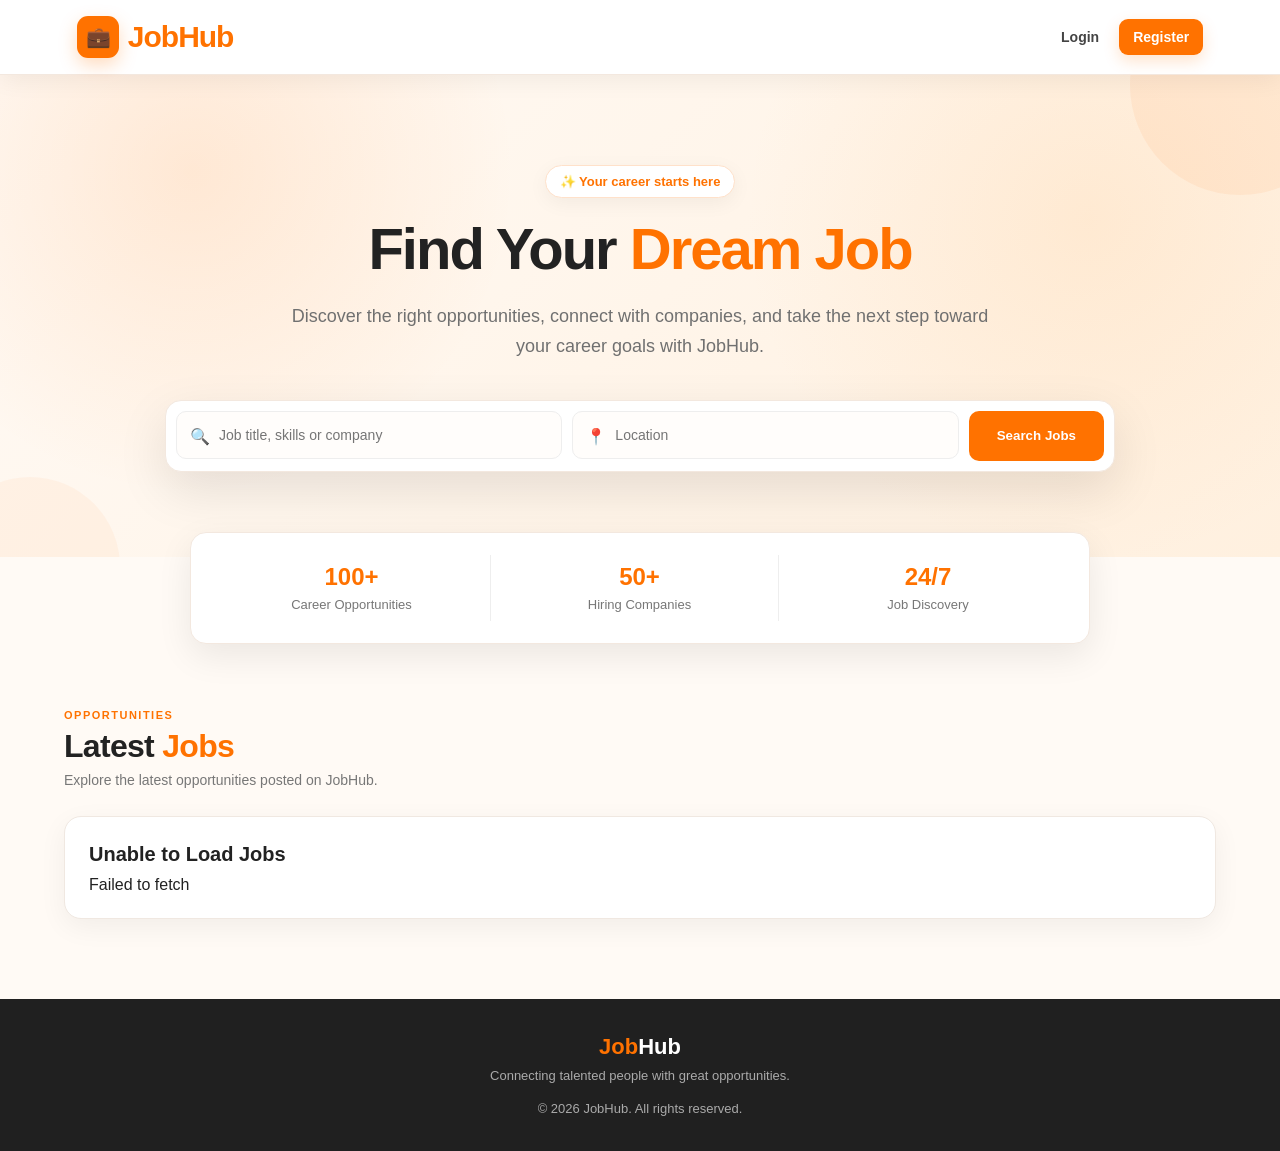
<file: client/index.html>
<!DOCTYPE html>
<html lang="en">

<head>

    <meta charset="UTF-8">

    <meta name="viewport"
          content="width=device-width, initial-scale=1.0">

    <title>JobHub - Find Your Dream Job</title>

    <style>

        /* =====================================================
           RESET
        ===================================================== */

        * {
            margin: 0;
            padding: 0;
            box-sizing: border-box;
        }


        html {
            scroll-behavior: smooth;
        }


        body {
            font-family:
                Arial,
                Helvetica,
                sans-serif;

            background: #fffaf5;
            color: #222;
            min-height: 100vh;
        }


        button,
        input,
        select {
            font-family: inherit;
        }


        /* =====================================================
           NAVBAR
        ===================================================== */

        nav {
            position: sticky;
            top: 0;
            z-index: 1000;

            width: 100%;

            background: rgba(255,255,255,.96);

            backdrop-filter: blur(12px);

            padding: 16px 6%;

            display: flex;
            align-items: center;
            justify-content: space-between;

            gap: 25px;

            border-bottom: 1px solid #f3e8df;

            box-shadow:
                0 5px 25px rgba(0,0,0,.06);
        }


        .logo {
            display: flex;
            align-items: center;
            gap: 9px;

            text-decoration: none;

            font-size: 30px;
            font-weight: 900;

            color: #ff7200;

            letter-spacing: -1px;
        }


        .logo-icon {
            width: 42px;
            height: 42px;

            display: flex;
            align-items: center;
            justify-content: center;

            background: #ff7200;
            color: white;

            border-radius: 11px;

            font-size: 20px;

            box-shadow:
                0 7px 18px rgba(255,114,0,.25);
        }


        .nav-links {
            display: flex;
            align-items: center;
            justify-content: flex-end;

            gap: 6px;

            flex-wrap: wrap;
        }


        .nav-btn {
            border: none;

            background: transparent;

            color: #444;

            padding: 10px 14px;

            border-radius: 9px;

            text-decoration: none;

            cursor: pointer;

            font-size: 14px;
            font-weight: 700;

            transition:
                .2s ease;
        }


        .nav-btn:hover {
            background: #fff0e2;
            color: #ff7200;
        }


        .primary-btn {
            background: #ff7200;
            color: white;

            box-shadow:
                0 6px 16px rgba(255,114,0,.2);
        }


        .primary-btn:hover {
            background: #e86600;
            color: white;

            transform: translateY(-1px);
        }


        .applications-btn,
        .employer-btn {
            display: none;
        }


        .logout-btn {
            display: none;

            border: none;

            background: #222;
            color: white;

            padding: 10px 15px;

            border-radius: 9px;

            font-weight: 700;

            cursor: pointer;

            transition: .2s;
        }


        .logout-btn:hover {
            background: #000;
            transform: translateY(-1px);
        }


        .user-name {
            display: none;

            color: #666;

            font-size: 13px;
            font-weight: 600;

            padding: 8px 5px;
        }


        /* =====================================================
           HERO
        ===================================================== */

        .hero {
            position: relative;

            overflow: hidden;

            padding:
                90px 6%
                85px;

            text-align: center;

            background:
                radial-gradient(
                    circle at 15% 20%,
                    rgba(255,114,0,.12),
                    transparent 28%
                ),

                radial-gradient(
                    circle at 85% 30%,
                    rgba(255,190,120,.18),
                    transparent 30%
                ),

                linear-gradient(
                    135deg,
                    #fffaf5,
                    #fff0df
                );
        }


        .hero::before {
            content: "";

            position: absolute;

            width: 220px;
            height: 220px;

            border-radius: 50%;

            background: rgba(255,114,0,.07);

            top: -100px;
            right: -70px;
        }


        .hero::after {
            content: "";

            position: absolute;

            width: 180px;
            height: 180px;

            border-radius: 50%;

            background: rgba(255,114,0,.05);

            bottom: -100px;
            left: -60px;
        }


        .hero-content {
            position: relative;
            z-index: 2;

            max-width: 950px;

            margin: auto;
        }


        .hero-badge {
            display: inline-flex;

            align-items: center;
            gap: 8px;

            background: white;

            color: #ff7200;

            padding: 8px 14px;

            border-radius: 30px;

            font-size: 13px;
            font-weight: 800;

            margin-bottom: 20px;

            border: 1px solid #ffe1ca;

            box-shadow:
                0 5px 20px rgba(0,0,0,.05);
        }


        .hero h1 {
            font-size: 58px;

            line-height: 1.08;

            letter-spacing: -2px;

            margin-bottom: 20px;
        }


        .hero h1 span {
            color: #ff7200;
        }


        .hero p {
            color: #707070;

            font-size: 18px;

            line-height: 1.7;

            max-width: 700px;

            margin: auto;
        }


        /* =====================================================
           SEARCH BOX
        ===================================================== */

        .search-box {
            position: relative;
            z-index: 5;

            max-width: 950px;

            margin: 38px auto 0;

            background: white;

            padding: 10px;

            border-radius: 16px;

            display: grid;

            grid-template-columns:
                1fr
                1fr
                auto;

            gap: 10px;

            box-shadow:
                0 18px 50px rgba(0,0,0,.10);

            border: 1px solid #f3e8df;
        }


        .search-input-wrapper {
            position: relative;
        }


        .search-icon {
            position: absolute;

            left: 14px;
            top: 50%;

            transform:
                translateY(-50%);

            color: #999;

            font-size: 16px;
        }


        .search-box input {
            width: 100%;

            border: 1px solid #eee;

            background: #fffdfb;

            padding:
                15px
                15px
                15px
                42px;

            border-radius: 10px;

            outline: none;

            font-size: 14px;

            transition: .2s;
        }


        .search-box input:focus {
            border-color: #ff7200;

            background: white;

            box-shadow:
                0 0 0 3px rgba(255,114,0,.08);
        }


        .search-box button {
            border: none;

            background: #ff7200;

            color: white;

            padding: 0 28px;

            min-height: 50px;

            border-radius: 10px;

            font-weight: 800;

            cursor: pointer;

            transition: .2s;
        }


        .search-box button:hover {
            background: #e86600;

            transform: translateY(-1px);
        }


        /* =====================================================
           STATS
        ===================================================== */

        .stats {
            max-width: 900px;

            margin: -25px auto 0;

            position: relative;
            z-index: 10;

            width: 88%;

            background: white;

            border-radius: 16px;

            padding: 22px;

            display: grid;

            grid-template-columns:
                repeat(3, 1fr);

            gap: 10px;

            box-shadow:
                0 12px 35px rgba(0,0,0,.08);

            border: 1px solid #f3e8df;
        }


        .stat {
            text-align: center;

            padding: 8px;

            border-right: 1px solid #eee;
        }


        .stat:last-child {
            border-right: none;
        }


        .stat strong {
            display: block;

            font-size: 24px;

            color: #ff7200;

            margin-bottom: 4px;
        }


        .stat span {
            color: #777;

            font-size: 13px;
        }


        /* =====================================================
           JOB SECTION
        ===================================================== */

        .jobs-section {
            width: 90%;

            max-width: 1180px;

            margin:
                65px auto
                80px;
        }


        .section-header {
            display: flex;

            justify-content: space-between;
            align-items: flex-end;

            gap: 20px;

            margin-bottom: 28px;
        }


        .section-label {
            color: #ff7200;

            text-transform: uppercase;

            letter-spacing: 1.5px;

            font-size: 11px;

            font-weight: 900;

            margin-bottom: 7px;
        }


        .section-header h2 {
            font-size: 32px;

            letter-spacing: -.7px;
        }


        .section-header h2 span {
            color: #ff7200;
        }


        .section-description {
            color: #777;

            font-size: 14px;

            margin-top: 7px;
        }


        /* =====================================================
           JOB GRID
        ===================================================== */

        #jobsContainer {
            display: grid;

            grid-template-columns:
                repeat(
                    auto-fit,
                    minmax(290px, 1fr)
                );

            gap: 22px;
        }


        .job-card {
            background: white;

            border-radius: 17px;

            padding: 24px;

            border: 1px solid #f0e8e1;

            box-shadow:
                0 8px 28px rgba(0,0,0,.055);

            transition:
                transform .25s ease,
                box-shadow .25s ease,
                border-color .25s ease;

            position: relative;

            overflow: hidden;
        }


        .job-card::before {
            content: "";

            position: absolute;

            left: 0;
            top: 0;

            width: 4px;
            height: 0;

            background: #ff7200;

            transition: .25s;
        }


        .job-card:hover {
            transform:
                translateY(-6px);

            box-shadow:
                0 18px 45px rgba(0,0,0,.10);

            border-color: #ffd8bd;
        }


        .job-card:hover::before {
            height: 100%;
        }


        .job-top {
            display: flex;

            justify-content: space-between;
            align-items: center;

            gap: 12px;

            margin-bottom: 20px;
        }


        .job-icon {
            width: 46px;
            height: 46px;

            display: flex;

            align-items: center;
            justify-content: center;

            background: #fff0e2;

            border-radius: 11px;

            font-size: 21px;
        }


        .job-type {
            color: #ff7200;

            background: #fff0e2;

            padding: 7px 11px;

            border-radius: 20px;

            font-size: 11px;

            font-weight: 800;

            text-transform: capitalize;
        }


        .job-card h3 {
            font-size: 20px;

            line-height: 1.35;

            margin-bottom: 8px;
        }


        .company {
            color: #ff7200;

            font-weight: 800;

            font-size: 14px;

            margin-bottom: 11px;
        }


        .location {
            color: #777;

            font-size: 13px;

            margin-bottom: 14px;
        }


        .description {
            color: #666;

            line-height: 1.6;

            font-size: 14px;

            min-height: 67px;
        }


        .job-bottom {
            border-top: 1px solid #eee;

            margin-top: 20px;

            padding-top: 18px;

            display: flex;

            justify-content: space-between;

            align-items: center;

            gap: 12px;
        }


        .job-bottom strong {
            color: #333;

            font-size: 13px;

            max-width: 145px;
        }


        .apply-btn {
            border: none;

            background: #ff7200;

            color: white;

            padding: 10px 16px;

            border-radius: 9px;

            cursor: pointer;

            font-weight: 800;

            font-size: 13px;

            transition: .2s;

            white-space: nowrap;
        }


        .apply-btn:hover {
            background: #e86600;

            transform: translateY(-1px);

            box-shadow:
                0 6px 15px rgba(255,114,0,.2);
        }


        /* =====================================================
           LOADING
        ===================================================== */

        .loading-card {
            grid-column: 1 / -1;

            background: white;

            padding: 55px 20px;

            text-align: center;

            border-radius: 16px;

            border: 1px solid #f0e8e1;
        }


        .spinner {
            width: 38px;
            height: 38px;

            border:
                4px solid #ffe4d0;

            border-top-color:
                #ff7200;

            border-radius: 50%;

            animation:
                spin .8s linear infinite;

            margin: 0 auto 15px;
        }


        @keyframes spin {
            to {
                transform: rotate(360deg);
            }
        }


        /* =====================================================
           MODALS
        ===================================================== */

        .modal {
            display: none;

            position: fixed;

            inset: 0;

            background:
                rgba(20,15,10,.62);

            backdrop-filter:
                blur(5px);

            z-index: 2000;

            align-items: center;

            justify-content: center;

            padding: 20px;
        }


        .modal.active {
            display: flex;
        }


        .modal-box {
            background: white;

            width: 100%;

            max-width: 440px;

            border-radius: 20px;

            padding: 32px;

            position: relative;

            box-shadow:
                0 25px 80px rgba(0,0,0,.25);

            animation:
                modalIn .2s ease;
        }


        @keyframes modalIn {

            from {
                opacity: 0;
                transform: translateY(15px) scale(.98);
            }

            to {
                opacity: 1;
                transform: translateY(0) scale(1);
            }

        }


        .close {
            position: absolute;

            right: 17px;
            top: 14px;

            width: 35px;
            height: 35px;

            border: none;

            background: #f7f7f7;

            border-radius: 50%;

            font-size: 23px;

            cursor: pointer;

            color: #777;

            transition: .2s;
        }


        .close:hover {
            background: #fff0e2;
            color: #ff7200;
        }


        .modal-title {
            margin-bottom: 6px;
        }


        .modal-title span {
            color: #ff7200;
        }


        .modal-subtitle {
            color: #888;

            font-size: 13px;

            margin-bottom: 22px;

            line-height: 1.5;
        }


        .modal-box input,
        .modal-box select {
            width: 100%;

            padding: 13px 14px;

            margin-bottom: 12px;

            border:
                1px solid #ddd;

            border-radius: 9px;

            outline: none;

            font-size: 14px;

            background: #fffdfb;

            transition: .2s;
        }


        .modal-box input:focus,
        .modal-box select:focus {
            border-color: #ff7200;

            background: white;

            box-shadow:
                0 0 0 3px rgba(255,114,0,.08);
        }


        .modal-submit {
            width: 100%;

            border: none;

            background: #ff7200;

            color: white;

            padding: 13px;

            border-radius: 9px;

            cursor: pointer;

            font-weight: 800;

            font-size: 14px;

            margin-top: 3px;

            transition: .2s;
        }


        .modal-submit:hover {
            background: #e86600;
        }


        .modal-message {
            text-align: center;

            margin: 10px 0;

            font-size: 13px;

            min-height: 18px;

            line-height: 1.4;
        }


        .switch {
            text-align: center;

            margin-top: 18px;

            color: #777;

            font-size: 13px;
        }


        .switch button {
            border: none;

            background: none;

            color: #ff7200;

            font-weight: 800;

            cursor: pointer;
        }


        /* =====================================================
           FOOTER
        ===================================================== */

        footer {
            margin-top: 80px;

            background: #202020;

            color: #aaa;

            text-align: center;

            padding: 35px 20px;
        }


        footer .footer-logo {
            color: white;

            font-size: 22px;

            font-weight: 900;

            margin-bottom: 8px;
        }


        footer span {
            color: #ff7200;
        }


        footer p {
            font-size: 13px;
        }


        /* =====================================================
           TOAST
        ===================================================== */

        #toast {
            position: fixed;

            right: 25px;
            bottom: 25px;

            z-index: 5000;

            background: #222;

            color: white;

            padding: 14px 18px;

            border-radius: 10px;

            font-size: 13px;

            box-shadow:
                0 12px 30px rgba(0,0,0,.2);

            display: none;
        }


        /* =====================================================
           MOBILE
        ===================================================== */

        @media (max-width: 800px) {

            nav {
                align-items: flex-start;

                flex-direction: column;

                padding:
                    14px 5%;
            }


            .nav-links {
                width: 100%;

                justify-content: flex-start;
            }


            .hero {
                padding:
                    65px 5%
                    70px;
            }


            .hero h1 {
                font-size: 42px;

                letter-spacing: -1px;
            }


            .hero p {
                font-size: 16px;
            }


            .search-box {
                grid-template-columns: 1fr;
            }


            .search-box button {
                min-height: 48px;

                padding: 13px;
            }


            .stats {
                width: 92%;

                grid-template-columns:
                    1fr;

                margin-top: -20px;
            }


            .stat {
                border-right: none;

                border-bottom:
                    1px solid #eee;
            }


            .stat:last-child {
                border-bottom: none;
            }


            .jobs-section {
                width: 92%;

                margin-top: 50px;
            }


            .section-header {
                align-items: flex-start;

                flex-direction: column;
            }

        }


        @media (max-width: 500px) {

            .logo {
                font-size: 25px;
            }


            .logo-icon {
                width: 37px;
                height: 37px;
            }


            .nav-links {
                gap: 3px;
            }


            .nav-btn {
                padding:
                    8px 9px;

                font-size: 12px;
            }


            .hero h1 {
                font-size: 35px;
            }


            .modal-box {
                padding: 26px 20px;
            }


            #toast {
                left: 15px;
                right: 15px;

                bottom: 15px;

                text-align: center;
            }

        }

    </style>

</head>


<body>


<!-- =====================================================
     NAVBAR
===================================================== -->

<nav>

    <a
        href="index.html"
        class="logo">

        <span class="logo-icon">
            💼
        </span>

        JobHub

    </a>


    <div class="nav-links">


        <span
            id="userName"
            class="user-name">
        </span>


        <a
            href="applications.html"
            id="applicationsButton"
            class="nav-btn applications-btn">

            My Applications

        </a>


        <a
            href="employer.html"
            id="employerButton"
            class="nav-btn employer-btn">

            Employer Dashboard

        </a>


        <button
            id="loginButton"
            class="nav-btn login-btn"
            onclick="openLogin()">

            Login

        </button>


        <button
            id="registerButton"
            class="nav-btn register-btn primary-btn"
            onclick="openRegister()">

            Register

        </button>


        <button
            id="logoutButton"
            class="logout-btn"
            onclick="logoutUser()">

            Logout

        </button>

    </div>

</nav>


<!-- =====================================================
     HERO
===================================================== -->

<section class="hero">

    <div class="hero-content">


        <div class="hero-badge">

            ✨
            Your career starts here

        </div>


        <h1>

            Find Your
            <span>Dream Job</span>

        </h1>


        <p>

            Discover the right opportunities, connect with
            companies, and take the next step toward your
            career goals with JobHub.

        </p>


        <div class="search-box">


            <div class="search-input-wrapper">

                <span class="search-icon">
                    🔍
                </span>

                <input
                    id="searchInput"
                    type="text"
                    placeholder="Job title, skills or company">

            </div>


            <div class="search-input-wrapper">

                <span class="search-icon">
                    📍
                </span>

                <input
                    id="locationInput"
                    type="text"
                    placeholder="Location">

            </div>


            <button
                onclick="searchJobs()">

                Search Jobs

            </button>

        </div>

    </div>

</section>


<!-- =====================================================
     STATS
===================================================== -->

<div class="stats">

    <div class="stat">

        <strong>
            100+
        </strong>

        <span>
            Career Opportunities
        </span>

    </div>


    <div class="stat">

        <strong>
            50+
        </strong>

        <span>
            Hiring Companies
        </span>

    </div>


    <div class="stat">

        <strong>
            24/7
        </strong>

        <span>
            Job Discovery
        </span>

    </div>

</div>


<!-- =====================================================
     JOBS
===================================================== -->

<section class="jobs-section">


    <div class="section-header">

        <div>

            <div class="section-label">
                Opportunities
            </div>

            <h2>
                Latest
                <span>Jobs</span>
            </h2>

            <p class="section-description">
                Explore the latest opportunities posted on JobHub.
            </p>

        </div>

    </div>


    <div id="jobsContainer">

        <div class="loading-card">

            <div class="spinner"></div>

            <p>
                Loading latest jobs...
            </p>

        </div>

    </div>

</section>


<!-- =====================================================
     LOGIN MODAL
===================================================== -->

<div
    id="loginModal"
    class="modal">


    <div class="modal-box">


        <button
            class="close"
            onclick="closeModals()">

            ×

        </button>


        <h2 class="modal-title">

            Welcome to
            <span>JobHub</span>

        </h2>


        <p class="modal-subtitle">

            Login to apply for jobs and manage your account.

        </p>


        <input
            id="loginEmail"
            type="email"
            placeholder="Email address">


        <input
            id="loginPassword"
            type="password"
            placeholder="Password">


        <div
            id="loginMessage"
            class="modal-message">
        </div>


        <button
            class="modal-submit"
            onclick="login()">

            Login to JobHub

        </button>


        <div class="switch">

            Don't have an account?

            <button
                onclick="switchToRegister()">

                Create Account

            </button>

        </div>

    </div>

</div>


<!-- =====================================================
     REGISTER MODAL
===================================================== -->

<div
    id="registerModal"
    class="modal">


    <div class="modal-box">


        <button
            class="close"
            onclick="closeModals()">

            ×

        </button>


        <h2 class="modal-title">

            Create Your
            <span>Account</span>

        </h2>


        <p class="modal-subtitle">

            Join JobHub and start exploring new opportunities.

        </p>


        <input
            id="registerName"
            type="text"
            placeholder="Full name">


        <input
            id="registerEmail"
            type="email"
            placeholder="Email address">


        <input
            id="registerPassword"
            type="password"
            placeholder="Password">


        <select id="registerRole">

            <option value="job_seeker">
                Job Seeker
            </option>

            <option value="employer">
                Employer
            </option>

        </select>


        <div
            id="registerMessage"
            class="modal-message">
        </div>


        <button
            class="modal-submit"
            onclick="register()">

            Create Account

        </button>


        <div class="switch">

            Already have an account?

            <button
                onclick="switchToLogin()">

                Login

            </button>

        </div>

    </div>

</div>


<!-- =====================================================
     TOAST
===================================================== -->

<div id="toast"></div>


<!-- =====================================================
     FOOTER
===================================================== -->

<footer>

    <div class="footer-logo">
        <span>Job</span>Hub
    </div>

    <p>
        Connecting talented people with great opportunities.
    </p>

    <br>

    <p>
        © 2026 JobHub. All rights reserved.
    </p>

</footer>


<!-- =====================================================
     APP JS
===================================================== -->

<script src="js/app.js"></script>


<!-- =====================================================
     FRONTEND UI STATE
===================================================== -->

<script>

    function logoutUser() {

        localStorage.removeItem("token");

        localStorage.removeItem("access_token");

        localStorage.removeItem("user");

        updateUI(null);

        showToast("Logged out successfully.");

        setTimeout(function() {

            window.location.href = "index.html";

        }, 500);

    }


    function updateUI(user) {

        const applicationsButton =
            document.getElementById(
                "applicationsButton"
            );

        const employerButton =
            document.getElementById(
                "employerButton"
            );

        const loginButton =
            document.getElementById(
                "loginButton"
            );

        const registerButton =
            document.getElementById(
                "registerButton"
            );

        const logoutButton =
            document.getElementById(
                "logoutButton"
            );

        const userName =
            document.getElementById(
                "userName"
            );


        applicationsButton.style.display =
            "none";

        employerButton.style.display =
            "none";

        loginButton.style.display =
            "inline-block";

        registerButton.style.display =
            "inline-block";

        logoutButton.style.display =
            "none";

        userName.style.display =
            "none";


        if (!user) {
            return;
        }


        loginButton.style.display =
            "none";

        registerButton.style.display =
            "none";

        logoutButton.style.display =
            "inline-block";


        userName.textContent =
            "Hi, " +
            (user.name || "User");


        userName.style.display =
            "inline-block";


        if (
            user.role === "job_seeker" ||
            user.role === "jobseeker"
        ) {

            applicationsButton.style.display =
                "inline-block";

        }


        if (
            user.role === "employer"
        ) {

            employerButton.style.display =
                "inline-block";

        }

    }


    function showToast(message) {

        const toast =
            document.getElementById("toast");


        if (!toast) {
            return;
        }


        toast.textContent =
            message;


        toast.style.display =
            "block";


        setTimeout(function() {

            toast.style.display =
                "none";

        }, 2500);

    }


    document.addEventListener(
        "DOMContentLoaded",
        function() {

            const userData =
                localStorage.getItem("user");


            if (!userData) {

                updateUI(null);

                return;

            }


            try {

                const user =
                    JSON.parse(userData);

                updateUI(user);

            } catch (error) {

                console.error(error);

                localStorage.removeItem("user");

                localStorage.removeItem("token");

                updateUI(null);

            }

        }
    );


    document.addEventListener(
        "keydown",
        function(event) {

            if (event.key === "Escape") {

                closeModals();

            }

        }
    );


    document.addEventListener(
        "keydown",
        function(event) {

            if (
                event.key === "Enter" &&
                (
                    document.activeElement.id ===
                    "searchInput" ||

                    document.activeElement.id ===
                    "locationInput"
                )
            ) {

                searchJobs();

            }

        }
    );

</script>


</body>

</html>
</file>
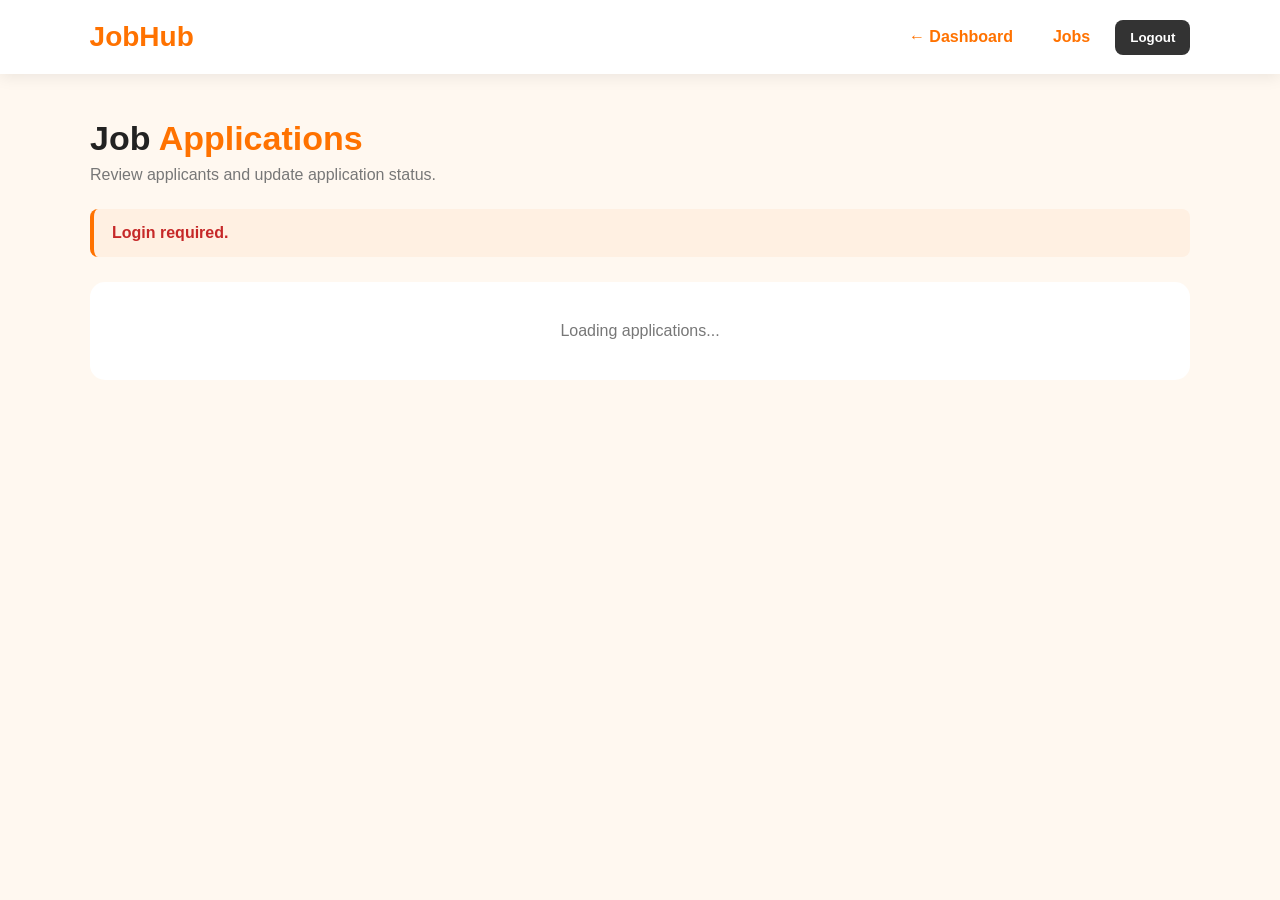
<file: client/applications.html>
<!DOCTYPE html>
<html lang="en">

<head>
    <meta charset="UTF-8">
    <meta name="viewport" content="width=device-width, initial-scale=1.0">

    <title>JobHub - Employer Applications</title>

    <style>

        * {
            margin: 0;
            padding: 0;
            box-sizing: border-box;
        }

        body {
            font-family: Arial, Helvetica, sans-serif;
            background: #fff8f0;
            color: #222;
            min-height: 100vh;
        }

        nav {
            background: white;
            padding: 18px 7%;
            display: flex;
            justify-content: space-between;
            align-items: center;
            box-shadow: 0 3px 15px rgba(0,0,0,.08);
            gap: 20px;
        }

        .logo {
            color: #ff7200;
            font-size: 28px;
            font-weight: 800;
        }

        .nav-links {
            display: flex;
            align-items: center;
            gap: 10px;
            flex-wrap: wrap;
        }

        nav a {
            color: #ff7200;
            text-decoration: none;
            font-weight: bold;
            padding: 10px 15px;
            border-radius: 8px;
        }

        nav a:hover {
            background: #fff0e2;
        }

        .logout-btn {
            border: none;
            background: #333;
            color: white;
            padding: 10px 15px;
            border-radius: 8px;
            font-weight: bold;
            cursor: pointer;
        }

        .logout-btn:hover {
            background: #111;
        }

        .container {
            width: 90%;
            max-width: 1100px;
            margin: 45px auto;
        }

        .header {
            margin-bottom: 25px;
        }

        .header h1 {
            font-size: 34px;
            margin-bottom: 8px;
        }

        .header h1 span {
            color: #ff7200;
        }

        .subtitle {
            color: #777;
        }

        .user-box {
            background: #fff0e2;
            border-left: 4px solid #ff7200;
            padding: 15px 18px;
            border-radius: 8px;
            margin-bottom: 25px;
            color: #555;
        }

        .application {
            background: white;
            padding: 25px;
            margin-bottom: 18px;
            border-radius: 15px;
            box-shadow: 0 8px 30px rgba(0,0,0,.07);
        }

        .top {
            display: flex;
            justify-content: space-between;
            gap: 20px;
            align-items: center;
        }

        .app-info h3 {
            margin-bottom: 10px;
        }

        .app-info p {
            color: #777;
            margin: 7px 0;
        }

        .status {
            padding: 8px 14px;
            border-radius: 20px;
            font-weight: bold;
            text-transform: capitalize;
            white-space: nowrap;
        }

        .pending {
            background: #fff2cc;
            color: #946200;
        }

        .reviewing {
            background: #e8f1ff;
            color: #1769aa;
        }

        .accepted {
            background: #e5f8ec;
            color: #16803c;
        }

        .rejected {
            background: #ffe7e7;
            color: #c62828;
        }

        .actions {
            margin-top: 20px;
            padding-top: 18px;
            border-top: 1px solid #eee;
            display: flex;
            gap: 10px;
            flex-wrap: wrap;
        }

        select {
            padding: 10px 14px;
            border: 1px solid #ddd;
            border-radius: 8px;
            font-size: 14px;
            background: white;
            cursor: pointer;
        }

        button {
            padding: 10px 18px;
            border: none;
            border-radius: 8px;
            background: #ff7200;
            color: white;
            font-weight: bold;
            cursor: pointer;
        }

        button:hover {
            background: #e86600;
        }

        button:disabled {
            background: #aaa;
            cursor: not-allowed;
        }

        .empty {
            background: white;
            padding: 45px;
            border-radius: 15px;
            text-align: center;
            box-shadow: 0 8px 30px rgba(0,0,0,.07);
        }

        .empty p {
            color: #777;
            margin-top: 10px;
        }

        .back-btn {
            display: inline-block;
            margin-top: 20px;
            text-decoration: none;
            background: #ff7200;
            color: white;
            padding: 12px 20px;
            border-radius: 8px;
            font-weight: bold;
        }

        .loading {
            background: white;
            padding: 40px;
            border-radius: 15px;
            text-align: center;
            color: #777;
        }

        .error {
            color: #c62828;
        }

        .success {
            color: #16803c;
        }

        @media(max-width:650px) {

            nav {
                padding: 15px 5%;
                align-items: flex-start;
                flex-direction: column;
            }

            .nav-links {
                width: 100%;
            }

            .container {
                width: 92%;
            }

            .top {
                flex-direction: column;
                align-items: flex-start;
            }

            .status {
                align-self: flex-start;
            }

        }

    </style>

</head>


<body>


<nav>

    <div class="logo">
        JobHub
    </div>

    <div class="nav-links">

        <a href="employer.html">
            ← Dashboard
        </a>

        <a href="index.html">
            Jobs
        </a>

        <button
            class="logout-btn"
            onclick="logout()">

            Logout

        </button>

    </div>

</nav>


<div class="container">

    <div class="header">

        <h1>
            Job <span>Applications</span>
        </h1>

        <p class="subtitle">
            Review applicants and update application status.
        </p>

    </div>


    <div
        id="userBox"
        class="user-box">

        Checking employer account...

    </div>


    <div id="applications">

        <div class="loading">
            Loading applications...
        </div>

    </div>

</div>


<script>


// ======================================================
// API
// ======================================================

const API_URL = "http://127.0.0.1:8000";


// ======================================================
// AUTH
// ======================================================

function getToken() {

    return localStorage.getItem("token");

}


function getUser() {

    const data =
        localStorage.getItem("user");

    if (!data) {
        return null;
    }

    try {

        return JSON.parse(data);

    } catch (error) {

        console.error(
            "Invalid user data",
            error
        );

        return null;

    }

}


// ======================================================
// LOGOUT
// ======================================================

function logout() {

    localStorage.removeItem("token");

    localStorage.removeItem("access_token");

    localStorage.removeItem("user");

    window.location.href = "index.html";

}


// ======================================================
// CHECK EMPLOYER
// ======================================================

function checkEmployer() {

    const token = getToken();

    const user = getUser();

    const userBox =
        document.getElementById("userBox");


    if (!token || !user) {

        userBox.innerHTML = `
            <strong class="error">
                Login required.
            </strong>
        `;

        setTimeout(function() {

            window.location.href =
                "index.html";

        }, 1000);

        return false;
    }


    if (user.role !== "employer") {

        userBox.innerHTML = `
            <strong class="error">
                Only employers can access this page.
            </strong>
        `;

        setTimeout(function() {

            window.location.href =
                "index.html";

        }, 1000);

        return false;
    }


    userBox.innerHTML = `

        <strong>
            Employer: ${escapeHTML(user.name)}
        </strong>

        <br>

        <span>
            ${escapeHTML(user.email)}
        </span>

    `;


    return true;

}


// ======================================================
// LOAD APPLICATIONS
// ======================================================

async function loadApplications() {

    const container =
        document.getElementById(
            "applications"
        );


    if (!checkEmployer()) {
        return;
    }


    const token = getToken();


    container.innerHTML = `

        <div class="loading">
            Loading applications...
        </div>

    `;


    try {

        const response =
            await fetch(
                `${API_URL}/applications`,
                {
                    method: "GET",

                    headers: {
                        "Authorization":
                            `Bearer ${token}`,

                        "Content-Type":
                            "application/json"
                    }
                }
            );


        let data;


        try {

            data =
                await response.json();

        } catch {

            data = {
                detail:
                    "Invalid response from server."
            };

        }


        // ==================================================
        // AUTH ERROR
        // ==================================================

        if (
            response.status === 401 ||
            response.status === 403
        ) {

            alert(
                data.detail ||
                "Employer session expired."
            );

            logout();

            return;
        }


        // ==================================================
        // OTHER ERROR
        // ==================================================

        if (!response.ok) {

            throw new Error(
                data.detail ||
                "Unable to load applications."
            );

        }


        // ==================================================
        // EMPTY
        // ==================================================

        if (
            !Array.isArray(data) ||
            data.length === 0
        ) {

            container.innerHTML = `

                <div class="empty">

                    <h2>
                        No Applications Yet
                    </h2>

                    <p>
                        No one has applied for your jobs yet.
                    </p>

                    <a
                        href="employer.html"
                        class="back-btn">

                        Back to Dashboard

                    </a>

                </div>

            `;

            return;
        }


        // ==================================================
        // DISPLAY APPLICATIONS
        // ==================================================

        container.innerHTML = "";


        data.forEach(function(application) {

            const card =
                document.createElement("div");


            card.className =
                "application";


            const status =
                application.status ||
                "pending";


            const safeStatus =
                escapeHTML(status);


            card.innerHTML = `

                <div class="top">

                    <div class="app-info">

                        <h3>
                            Application #${application.id}
                        </h3>

                        <p>
                            <strong>
                                Job ID:
                            </strong>

                            ${application.job_id}
                        </p>

                        <p>
                            <strong>
                                Applicant ID:
                            </strong>

                            ${application.user_id}
                        </p>

                    </div>


                    <span
                        class="status ${safeStatus}">

                        ${safeStatus}

                    </span>

                </div>


                <div class="actions">

                    <select
                        id="status-${application.id}">

                        <option
                            value="pending"
                            ${status === "pending" ? "selected" : ""}>

                            Pending

                        </option>

                        <option
                            value="reviewing"
                            ${status === "reviewing" ? "selected" : ""}>

                            Reviewing

                        </option>

                        <option
                            value="accepted"
                            ${status === "accepted" ? "selected" : ""}>

                            Accepted

                        </option>

                        <option
                            value="rejected"
                            ${status === "rejected" ? "selected" : ""}>

                            Rejected

                        </option>

                    </select>


                    <button
                        id="update-${application.id}"
                        onclick="updateStatus(${application.id})">

                        Update Status

                    </button>

                </div>

            `;


            container.appendChild(card);

        });

    } catch (error) {

        console.error(error);


        container.innerHTML = `

            <div class="empty">

                <h2 class="error">
                    Unable to Load Applications
                </h2>

                <p>
                    ${escapeHTML(error.message)}
                </p>

                <a
                    href="employer.html"
                    class="back-btn">

                    Back to Dashboard

                </a>

            </div>

        `;

    }

}


// ======================================================
// UPDATE APPLICATION STATUS
// ======================================================

async function updateStatus(applicationId) {

    const select =
        document.getElementById(
            `status-${applicationId}`
        );


    const button =
        document.getElementById(
            `update-${applicationId}`
        );


    if (!select || !button) {
        return;
    }


    const token =
        getToken();


    if (!token) {

        alert(
            "Please login again."
        );

        logout();

        return;
    }


    const status =
        select.value;


    button.disabled = true;

    button.textContent =
        "Updating...";


    try {

        const response =
            await fetch(

                `${API_URL}/applications/${applicationId}/status?status=${encodeURIComponent(status)}`,

                {
                    method: "PUT",

                    headers: {

                        "Authorization":
                            `Bearer ${token}`,

                        "Content-Type":
                            "application/json"

                    }
                }

            );


        let data;


        try {

            data =
                await response.json();

        } catch {

            data = {};

        }


        if (
            response.status === 401 ||
            response.status === 403
        ) {

            alert(
                data.detail ||
                "Employer session expired."
            );

            logout();

            return;
        }


        if (!response.ok) {

            alert(
                data.detail ||
                "Unable to update application status."
            );

            return;
        }


        alert(
            "Application status updated successfully! ✅"
        );


        await loadApplications();


    } catch (error) {

        console.error(error);

        alert(
            "Cannot connect to JobHub backend."
        );

    } finally {

        button.disabled = false;

        button.textContent =
            "Update Status";

    }

}


// ======================================================
// ESCAPE HTML
// ======================================================

function escapeHTML(value) {

    if (
        value === null ||
        value === undefined
    ) {

        return "";

    }


    return String(value)

        .replace(/&/g, "&amp;")

        .replace(/</g, "&lt;")

        .replace(/>/g, "&gt;")

        .replace(/"/g, "&quot;")

        .replace(/'/g, "&#039;");

}


// ======================================================
// START
// ======================================================

document.addEventListener(
    "DOMContentLoaded",
    function() {

        loadApplications();

    }
);

</script>


</body>

</html>
</file>
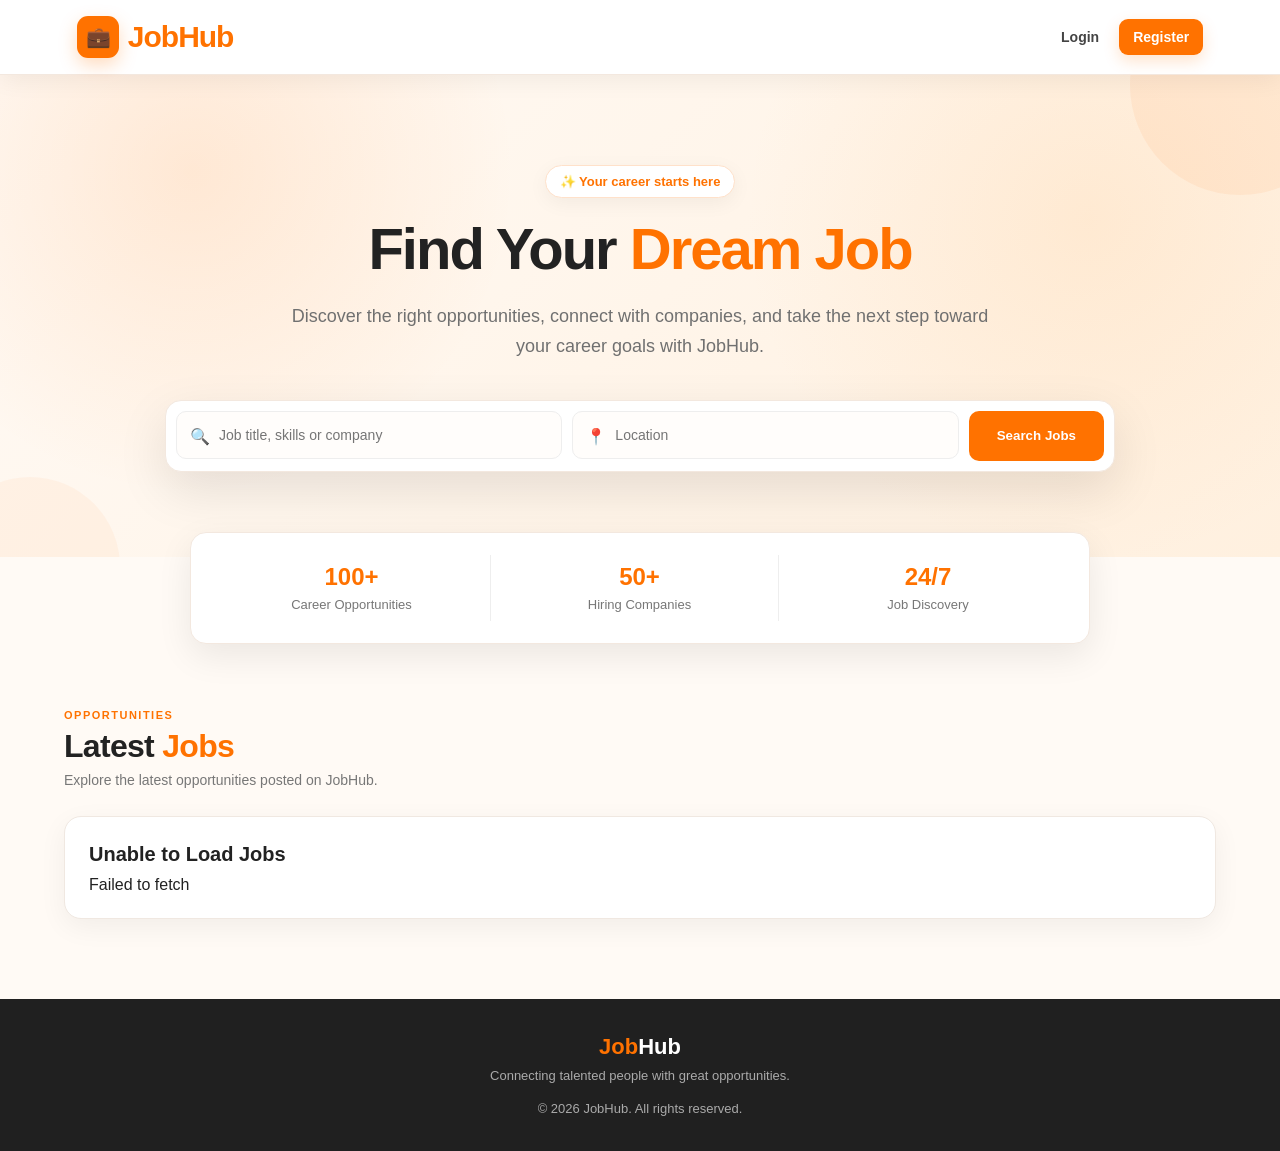
<file: client/employer-applications.html>
<!DOCTYPE html>
<html lang="en">

<head>

    <meta charset="UTF-8">
    <meta name="viewport" content="width=device-width, initial-scale=1.0">

    <title>JobHub - Employer Applications</title>

    <style>

        * {
            margin: 0;
            padding: 0;
            box-sizing: border-box;
        }

        body {
            font-family: Arial, Helvetica, sans-serif;
            background: #fff8f0;
            color: #222;
            min-height: 100vh;
        }

        /* ================= NAVBAR ================= */

        nav {
            background: white;
            padding: 18px 7%;
            display: flex;
            justify-content: space-between;
            align-items: center;
            box-shadow: 0 3px 15px rgba(0,0,0,.08);
            gap: 20px;
        }

        .logo {
            color: #ff7200;
            font-size: 28px;
            font-weight: 800;
        }

        .nav-links {
            display: flex;
            align-items: center;
            gap: 10px;
            flex-wrap: wrap;
        }

        nav a {
            color: #ff7200;
            text-decoration: none;
            font-weight: bold;
            padding: 10px 15px;
            border-radius: 8px;
        }

        nav a:hover {
            background: #fff0e2;
        }

        .logout-btn {
            border: none;
            background: #ff7200;
            color: white;
            padding: 10px 15px;
            border-radius: 8px;
            font-weight: bold;
            cursor: pointer;
        }

        .logout-btn:hover {
            background: #e86600;
        }

        /* ================= CONTAINER ================= */

        .container {
            width: 90%;
            max-width: 1100px;
            margin: 45px auto;
        }

        .header {
            margin-bottom: 25px;
        }

        .header h1 {
            font-size: 34px;
            margin-bottom: 8px;
        }

        .header h1 span {
            color: #ff7200;
        }

        .subtitle {
            color: #777;
        }

        /* ================= USER ================= */

        .user-box {
            background: #fff0e2;
            border-left: 4px solid #ff7200;
            padding: 15px 18px;
            border-radius: 8px;
            margin-bottom: 25px;
            color: #555;
        }

        /* ================= APPLICATION ================= */

        .application {
            background: white;
            padding: 25px;
            margin-bottom: 18px;
            border-radius: 15px;
            box-shadow: 0 8px 30px rgba(0,0,0,.07);
        }

        .top {
            display: flex;
            justify-content: space-between;
            gap: 20px;
            align-items: center;
        }

        .app-info h3 {
            margin-bottom: 8px;
        }

        .app-info p {
            color: #777;
            margin: 6px 0;
        }

        /* ================= STATUS ================= */

        .status {
            padding: 8px 14px;
            border-radius: 20px;
            font-weight: bold;
            text-transform: capitalize;
            white-space: nowrap;
        }

        .pending {
            background: #fff2cc;
            color: #946200;
        }

        .reviewing {
            background: #e8f1ff;
            color: #1769aa;
        }

        .accepted {
            background: #e5f8ec;
            color: #16803c;
        }

        .rejected {
            background: #ffe7e7;
            color: #c62828;
        }

        /* ================= ACTIONS ================= */

        .actions {
            margin-top: 20px;
            padding-top: 18px;
            border-top: 1px solid #eee;
            display: flex;
            gap: 10px;
            flex-wrap: wrap;
        }

        select {
            padding: 10px 14px;
            border: 1px solid #ddd;
            border-radius: 8px;
            font-size: 14px;
            background: white;
        }

        button {
            padding: 10px 18px;
            border: none;
            border-radius: 8px;
            background: #ff7200;
            color: white;
            font-weight: bold;
            cursor: pointer;
        }

        button:hover {
            background: #e86600;
        }

        button:disabled {
            background: #aaa;
            cursor: not-allowed;
        }

        /* ================= EMPTY ================= */

        .empty {
            background: white;
            padding: 45px;
            border-radius: 15px;
            text-align: center;
            box-shadow: 0 8px 30px rgba(0,0,0,.07);
        }

        .empty p {
            color: #777;
            margin-top: 10px;
        }

        .back-btn {
            display: inline-block;
            margin-top: 20px;
            text-decoration: none;
            background: #ff7200;
            color: white;
            padding: 12px 20px;
            border-radius: 8px;
            font-weight: bold;
        }

        .back-btn:hover {
            background: #e86600;
        }

        /* ================= LOADING ================= */

        .loading {
            background: white;
            padding: 40px;
            border-radius: 15px;
            text-align: center;
            color: #777;
        }

        .error {
            color: #c62828;
        }

        /* ================= MOBILE ================= */

        @media(max-width:650px) {

            nav {
                padding: 15px 5%;
                align-items: flex-start;
                flex-direction: column;
            }

            .nav-links {
                width: 100%;
            }

            .container {
                width: 92%;
                margin: 30px auto;
            }

            .top {
                flex-direction: column;
                align-items: flex-start;
            }

            .status {
                align-self: flex-start;
            }

        }

    </style>

</head>


<body>


<!-- ================= NAVBAR ================= -->

<nav>

    <div class="logo">
        JobHub
    </div>


    <div class="nav-links">

        <a href="employer.html">
            ← Dashboard
        </a>


        <a href="index.html">
            Jobs
        </a>


        <button
            class="logout-btn"
            onclick="logout()">

            Logout

        </button>

    </div>

</nav>


<!-- ================= MAIN ================= -->

<div class="container">


    <div class="header">

        <h1>
            Job <span>Applications</span>
        </h1>

        <p class="subtitle">
            Review applicants and update application status.
        </p>

    </div>


    <!-- ================= USER ================= -->

    <div
        id="userBox"
        class="user-box">

        Checking employer account...

    </div>


    <!-- ================= APPLICATIONS ================= -->

    <div id="applications">

        <div class="loading">
            Loading applications...
        </div>

    </div>


</div>


<script>


/* ======================================================
   API
====================================================== */

const API_URL =
    "http://127.0.0.1:8000";


/* ======================================================
   GET TOKEN
====================================================== */

/*
    IMPORTANT:

    employer.html stores JWT as:

    localStorage.setItem("token", ...)

    Therefore this page also uses "token".
*/

function getToken() {

    return localStorage.getItem("token");

}


/* ======================================================
   GET USER
====================================================== */

function getUser() {

    const userData =
        localStorage.getItem("user");


    if (!userData) {

        return null;

    }


    try {

        return JSON.parse(userData);

    } catch (error) {

        console.error(
            "Invalid user data:",
            error
        );


        localStorage.removeItem("user");

        localStorage.removeItem("token");

        return null;

    }

}


/* ======================================================
   CHECK EMPLOYER
====================================================== */

function checkEmployer() {

    const userBox =
        document.getElementById("userBox");


    const token =
        getToken();


    const user =
        getUser();


    /* ================= NO LOGIN ================= */

    if (!token || !user) {

        userBox.innerHTML = `

            <strong>
                Please login first.
            </strong>

        `;


        setTimeout(function() {

            window.location.href =
                "index.html";

        }, 800);


        return false;

    }


    /* ================= WRONG ROLE ================= */

    if (
        user.role !== "employer"
    ) {

        userBox.innerHTML = `

            <strong>
                Access denied.
            </strong>

            <br>

            <span>
                Only employer accounts can access applications.
            </span>

        `;


        setTimeout(function() {

            window.location.href =
                "index.html";

        }, 1000);


        return false;

    }


    /* ================= EMPLOYER ================= */

    userBox.innerHTML = `

        <strong>
            Employer:
            ${escapeHTML(user.name)}
        </strong>

        <br>

        <span>
            ${escapeHTML(user.email)}
        </span>

    `;


    return true;

}


/* ======================================================
   LOAD APPLICATIONS
====================================================== */

async function loadApplications() {

    const container =
        document.getElementById(
            "applications"
        );


    /* ================= CHECK LOGIN ================= */

    if (!checkEmployer()) {

        return;

    }


    const token =
        getToken();


    try {

        const response =
            await fetch(
                `${API_URL}/applications`,
                {

                    method: "GET",

                    headers: {

                        "Authorization":
                            `Bearer ${token}`

                    }

                }
            );


        let applications = [];


        try {

            applications =
                await response.json();

        } catch (error) {

            applications = [];

        }


        /* ================= AUTH ERROR ================= */

        if (
            response.status === 401 ||
            response.status === 403
        ) {

            alert(
                applications.detail ||
                "Your employer session has expired."
            );


            logout();

            return;

        }


        /* ================= OTHER ERROR ================= */

        if (!response.ok) {

            throw new Error(

                applications.detail ||
                "Unable to load applications."

            );

        }


        /* ================= NO APPLICATIONS ================= */

        if (
            !Array.isArray(applications) ||
            applications.length === 0
        ) {

            container.innerHTML = `

                <div class="empty">

                    <h2>
                        No Applications Yet
                    </h2>

                    <p>
                        No one has applied for a job yet.
                    </p>

                    <a
                        href="employer.html"
                        class="back-btn">

                        Back to Dashboard

                    </a>

                </div>

            `;


            return;

        }


        /* ================= CLEAR ================= */

        container.innerHTML = "";


        /* ================= CREATE CARDS ================= */

        applications.forEach(
            function(application) {


                const card =
                    document.createElement(
                        "div"
                    );


                card.className =
                    "application";


                /* ================= SAFE STATUS ================= */

                const status =
                    application.status ||
                    "pending";


                const safeStatus =
                    escapeHTML(status);


                /* ================= CARD ================= */

                card.innerHTML = `

                    <div class="top">

                        <div class="app-info">

                            <h3>
                                Application #${escapeHTML(application.id)}
                            </h3>


                            <p>

                                <strong>
                                    Job ID:
                                </strong>

                                ${escapeHTML(application.job_id)}

                            </p>


                            <p>

                                <strong>
                                    Applicant ID:
                                </strong>

                                ${escapeHTML(application.user_id)}

                            </p>

                        </div>


                        <span
                            class="status ${safeStatus}">

                            ${safeStatus}

                        </span>

                    </div>


                    <div class="actions">


                        <select
                            id="status-${application.id}">


                            <option
                                value="pending"
                                ${status === "pending" ? "selected" : ""}>

                                Pending

                            </option>


                            <option
                                value="reviewing"
                                ${status === "reviewing" ? "selected" : ""}>

                                Reviewing

                            </option>


                            <option
                                value="accepted"
                                ${status === "accepted" ? "selected" : ""}>

                                Accepted

                            </option>


                            <option
                                value="rejected"
                                ${status === "rejected" ? "selected" : ""}>

                                Rejected

                            </option>


                        </select>


                        <button
                            id="update-${application.id}"
                            onclick="updateStatus(${application.id})">

                            Update Status

                        </button>


                    </div>

                `;


                container.appendChild(card);

            }
        );


    } catch (error) {

        console.error(
            "Load applications error:",
            error
        );


        container.innerHTML = `

            <div class="empty">

                <h2 class="error">
                    Unable to Load Applications
                </h2>


                <p>
                    ${escapeHTML(error.message)}
                </p>


                <a
                    href="employer.html"
                    class="back-btn">

                    Back to Dashboard

                </a>

            </div>

        `;

    }

}


/* ======================================================
   UPDATE APPLICATION STATUS
====================================================== */

async function updateStatus(
    applicationId
) {


    const select =
        document.getElementById(
            `status-${applicationId}`
        );


    const button =
        document.getElementById(
            `update-${applicationId}`
        );


    if (!select || !button) {

        return;

    }


    const token =
        getToken();


    if (!token) {

        alert(
            "Your login session has expired."
        );


        logout();

        return;

    }


    const status =
        select.value;


    button.disabled =
        true;


    button.textContent =
        "Updating...";


    try {


        const response =
            await fetch(

                `${API_URL}/applications/${applicationId}/status?status=${encodeURIComponent(status)}`,

                {

                    method: "PUT",

                    headers: {

                        "Authorization":
                            `Bearer ${token}`

                    }

                }

            );


        let data = {};


        try {

            data =
                await response.json();

        } catch {

            data = {};

        }


        /* ================= AUTH ERROR ================= */

        if (
            response.status === 401 ||
            response.status === 403
        ) {

            alert(

                data.detail ||
                "Your employer session has expired."

            );


            logout();


            return;

        }


        /* ================= OTHER ERROR ================= */

        if (!response.ok) {

            alert(

                data.detail ||
                "Unable to update application status."

            );


            return;

        }


        /* ================= SUCCESS ================= */

        alert(
            "Application status updated successfully! ✅"
        );


        /* ================= RELOAD ================= */

        await loadApplications();


    } catch (error) {

        console.error(
            "Update status error:",
            error
        );


        alert(
            "Cannot connect to JobHub backend. Make sure FastAPI is running."
        );


    } finally {

        button.disabled =
            false;


        button.textContent =
            "Update Status";

    }

}


/* ======================================================
   LOGOUT
====================================================== */

function logout() {

    localStorage.removeItem(
        "token"
    );


    localStorage.removeItem(
        "user"
    );


    window.location.href =
        "index.html";

}


/* ======================================================
   ESCAPE HTML
====================================================== */

function escapeHTML(value) {

    if (
        value === null ||
        value === undefined
    ) {

        return "";

    }


    return String(value)

        .replace(
            /&/g,
            "&amp;"
        )

        .replace(
            /</g,
            "&lt;"
        )

        .replace(
            />/g,
            "&gt;"
        )

        .replace(
            /"/g,
            "&quot;"
        )

        .replace(
            /'/g,
            "&#039;"
        );

}


/* ======================================================
   START
====================================================== */

document.addEventListener(
    "DOMContentLoaded",
    function() {

        loadApplications();

    }
);


</script>


</body>

</html>
</file>
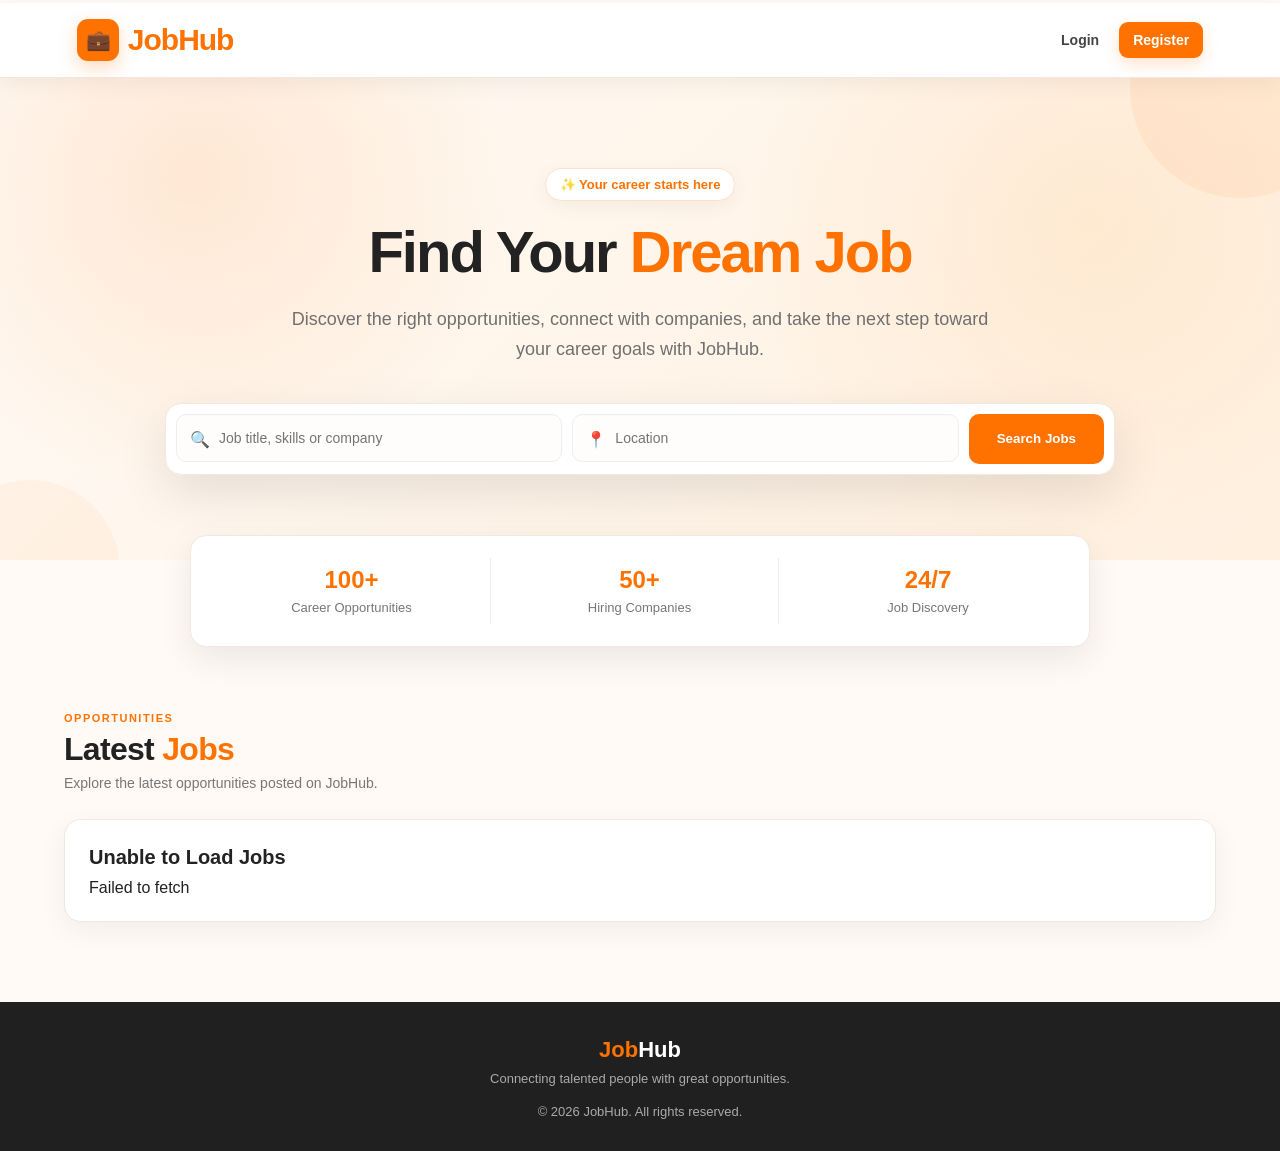
<file: client/employer.html>
<!DOCTYPE html>
<html lang="en">

<head>
<meta charset="UTF-8">
<meta name="viewport" content="width=device-width, initial-scale=1.0">

<title>JobHub - Employer Dashboard</title>

<style>

*{
    margin:0;
    padding:0;
    box-sizing:border-box;
}

body{
    font-family:Arial,Helvetica,sans-serif;
    background:#fff8f0;
    color:#222;
    min-height:100vh;
}

/* NAVBAR */

nav{
    position:sticky;
    top:0;
    z-index:1000;

    background:rgba(255,255,255,.97);

    backdrop-filter:blur(10px);

    padding:17px 7%;

    display:flex;
    justify-content:space-between;
    align-items:center;

    gap:20px;

    border-bottom:1px solid #f1e5dc;

    box-shadow:0 4px 20px rgba(0,0,0,.06);
}

.logo{
    color:#ff7200;
    font-size:29px;
    font-weight:900;
    letter-spacing:-1px;
}

.nav-links{
    display:flex;
    align-items:center;
    gap:8px;
    flex-wrap:wrap;
}

nav a{
    color:#444;
    text-decoration:none;
    font-weight:bold;
    padding:10px 14px;
    border-radius:8px;
    transition:.2s;
}

nav a:hover{
    background:#fff0e2;
    color:#ff7200;
}

.logout-btn{
    border:none;
    background:#222;
    color:#fff;
    padding:10px 16px;
    border-radius:8px;
    font-weight:bold;
    cursor:pointer;
    transition:.2s;
}

.logout-btn:hover{
    background:#000;
    transform:translateY(-1px);
}

/* CONTAINER */

.container{
    width:90%;
    max-width:1100px;
    margin:45px auto 70px;
}

/* HEADER */

.header{
    margin-bottom:25px;
}

.header h1{
    font-size:38px;
    margin-bottom:8px;
    letter-spacing:-1px;
}

.header h1 span{
    color:#ff7200;
}

.subtitle{
    color:#777;
    line-height:1.6;
}

/* USER BOX */

.user-box{
    background:#fff0e2;
    border-left:4px solid #ff7200;

    padding:17px 20px;

    border-radius:10px;

    margin-bottom:28px;

    color:#555;

    line-height:1.7;
}

/* STATS */

.dashboard{
    display:grid;
    grid-template-columns:repeat(3,1fr);
    gap:20px;
    margin-bottom:30px;
}

.dashboard-card{
    background:#fff;

    padding:25px;

    border-radius:16px;

    border:1px solid #f0e5dc;

    box-shadow:0 8px 30px rgba(0,0,0,.06);

    transition:.25s;
}

.dashboard-card:hover{
    transform:translateY(-4px);

    box-shadow:0 15px 35px rgba(0,0,0,.09);
}

.dashboard-card h3{
    margin-bottom:8px;
}

.dashboard-card p{
    color:#777;
    line-height:1.5;
    font-size:14px;
}

.number{
    font-size:32px;
    color:#ff7200;
    font-weight:900;
    margin-bottom:5px;
}

/* ACTIONS */

.actions{
    display:flex;
    gap:12px;
    flex-wrap:wrap;
    margin-bottom:30px;
}

.action-btn{
    display:inline-block;

    text-decoration:none;

    background:#ff7200;
    color:#fff;

    padding:13px 20px;

    border-radius:9px;

    font-weight:bold;

    border:none;

    cursor:pointer;

    transition:.2s;
}

.action-btn:hover{
    background:#e86600;
    transform:translateY(-1px);
}

.secondary{
    background:#222;
}

.secondary:hover{
    background:#000;
}

/* FORM */

.form-card{
    background:#fff;

    padding:30px;

    border-radius:17px;

    border:1px solid #f0e5dc;

    box-shadow:0 8px 30px rgba(0,0,0,.06);

    margin-bottom:30px;
}

.form-card h2{
    margin-bottom:22px;
}

.form-card h2 span{
    color:#ff7200;
}

.form-group{
    margin-bottom:16px;
}

.form-group label{
    display:block;

    margin-bottom:7px;

    font-weight:bold;

    font-size:14px;
}

.form-group input,
.form-group textarea,
.form-group select{
    width:100%;

    padding:13px 14px;

    border:1px solid #ddd;

    border-radius:9px;

    outline:none;

    font-size:14px;

    background:#fffdfb;

    transition:.2s;
}

.form-group textarea{
    min-height:120px;
    resize:vertical;
}

.form-group input:focus,
.form-group textarea:focus,
.form-group select:focus{
    border-color:#ff7200;

    background:#fff;

    box-shadow:
        0 0 0 3px rgba(255,114,0,.08);
}

.submit-btn{
    border:none;

    background:#ff7200;

    color:#fff;

    padding:13px 23px;

    border-radius:9px;

    font-weight:bold;

    cursor:pointer;

    transition:.2s;
}

.submit-btn:hover{
    background:#e86600;
}

.submit-btn:disabled{
    background:#aaa;
    cursor:not-allowed;
}

.message{
    margin:12px 0;

    font-size:14px;

    font-weight:bold;

    min-height:20px;
}

/* JOBS */

.jobs-card{
    background:#fff;

    padding:30px;

    border-radius:17px;

    border:1px solid #f0e5dc;

    box-shadow:0 8px 30px rgba(0,0,0,.06);
}

.jobs-card h2{
    margin-bottom:22px;
}

.jobs-card h2 span{
    color:#ff7200;
}

.job-item{
    border:1px solid #eee;

    border-radius:13px;

    padding:21px;

    margin-bottom:15px;

    transition:.2s;
}

.job-item:hover{
    border-color:#ffd0aa;

    box-shadow:
        0 7px 22px rgba(255,114,0,.08);
}

.job-item:last-child{
    margin-bottom:0;
}

.job-item h3{
    margin-bottom:8px;

    font-size:21px;
}

.job-item p{
    color:#777;

    margin:7px 0;

    line-height:1.55;
}

.job-type{
    display:inline-block;

    background:#fff0e2;

    color:#ff7200;

    padding:6px 11px;

    border-radius:15px;

    font-size:12px;

    font-weight:bold;

    margin-bottom:10px;
}

.job-actions{
    display:flex;

    gap:10px;

    flex-wrap:wrap;

    margin-top:16px;
}

.delete-btn{
    background:#c62828;

    color:#fff;

    border:none;

    padding:9px 15px;

    border-radius:7px;

    cursor:pointer;

    font-weight:bold;

    transition:.2s;
}

.delete-btn:hover{
    background:#a91f1f;
}

.loading,
.empty{
    text-align:center;

    padding:40px 20px;

    color:#777;
}

.error{
    color:#c62828;
}

/* FOOTER */

footer{
    text-align:center;

    padding:30px 15px;

    color:#888;

    font-size:14px;
}

/* MOBILE */

@media(max-width:750px){

    nav{
        flex-direction:column;

        align-items:flex-start;

        padding:15px 5%;
    }

    .nav-links{
        width:100%;
    }

    .dashboard{
        grid-template-columns:1fr;
    }

    .container{
        width:92%;

        margin:
            30px auto
            50px;
    }

    .header h1{
        font-size:30px;
    }

    .form-card,
    .jobs-card{
        padding:22px;
    }

}

</style>

</head>

<body>

<!-- =====================================================
     NAVBAR
===================================================== -->

<nav>

    <div class="logo">
        JobHub
    </div>

    <div class="nav-links">

        <a href="index.html">
            Jobs
        </a>

        <a href="applications.html">
            Applications
        </a>

        <button
            class="logout-btn"
            onclick="logout()">

            Logout

        </button>

    </div>

</nav>


<!-- =====================================================
     MAIN
===================================================== -->

<div class="container">

    <div class="header">

        <h1>
            Employer <span>Dashboard</span>
        </h1>

        <p class="subtitle">
            Manage your jobs, post new opportunities and review applicants.
        </p>

    </div>


    <!-- USER -->

    <div
        id="userBox"
        class="user-box">

        Checking employer account...

    </div>


    <!-- STATS -->

    <div class="dashboard">

        <div class="dashboard-card">

            <div
                id="jobCount"
                class="number">

                0

            </div>

            <h3>
                My Jobs
            </h3>

            <p>
                Jobs currently posted by your account.
            </p>

        </div>


        <div class="dashboard-card">

            <div
                id="applicationCount"
                class="number">

                0

            </div>

            <h3>
                Applications
            </h3>

            <p>
                Applications received from candidates.
            </p>

        </div>


        <div class="dashboard-card">

            <div class="number">
                📢
            </div>

            <h3>
                Hiring
            </h3>

            <p>
                Find talented candidates for your company.
            </p>

        </div>

    </div>


    <!-- ACTIONS -->

    <div class="actions">

        <a
            href="applications.html"
            class="action-btn">

            View Applications

        </a>

        <a
            href="index.html"
            class="action-btn secondary">

            Browse Jobs

        </a>

    </div>


    <!-- =================================================
         POST JOB
    ================================================= -->

    <div class="form-card">

        <h2>
            Post a <span>New Job</span>
        </h2>


        <div class="form-group">

            <label>
                Job Title
            </label>

            <input
                id="jobTitle"
                type="text"
                placeholder="e.g. Python Developer">

        </div>


        <div class="form-group">

            <label>
                Company
            </label>

            <input
                id="jobCompany"
                type="text"
                placeholder="Company name">

        </div>


        <div class="form-group">

            <label>
                Location
            </label>

            <input
                id="jobLocation"
                type="text"
                placeholder="e.g. Islamabad">

        </div>


        <div class="form-group">

            <label>
                Job Type
            </label>

            <select id="jobType">

                <option value="full-time">
                    Full Time
                </option>

                <option value="part-time">
                    Part Time
                </option>

                <option value="internship">
                    Internship
                </option>

                <option value="remote">
                    Remote
                </option>

                <option value="contract">
                    Contract
                </option>

            </select>

        </div>


        <div class="form-group">

            <label>
                Salary
            </label>

            <input
                id="jobSalary"
                type="text"
                placeholder="e.g. Rs. 80,000 - 120,000">

        </div>


        <div class="form-group">

            <label>
                Requirements
            </label>

            <textarea
                id="jobRequirements"
                placeholder="Required skills and qualifications"></textarea>

        </div>


        <div class="form-group">

            <label>
                Job Description
            </label>

            <textarea
                id="jobDescription"
                placeholder="Describe the job and responsibilities..."></textarea>

        </div>


        <div
            id="jobMessage"
            class="message">
        </div>


        <button
            id="postJobButton"
            class="submit-btn"
            onclick="postJob()">

            Post Job

        </button>

    </div>


    <!-- =================================================
         MY JOBS
    ================================================= -->

    <div class="jobs-card">

        <h2>
            My <span>Jobs</span>
        </h2>

        <div id="myJobs">

            <div class="loading">
                Loading your jobs...
            </div>

        </div>

    </div>

</div>


<footer>

    © 2026 JobHub — Connecting Talent With Opportunity

</footer>


<script>

const API_URL = "http://127.0.0.1:8000";


// =====================================================
// AUTH HELPERS
// =====================================================

function getToken(){

    return (
        localStorage.getItem("access_token") ||
        localStorage.getItem("token") ||
        ""
    );

}


function getUser(){

    const data =
        localStorage.getItem("user");

    if(!data){
        return null;
    }

    try{

        return JSON.parse(data);

    }catch(error){

        console.error(
            "Invalid user data:",
            error
        );

        localStorage.removeItem("user");
        localStorage.removeItem("token");
        localStorage.removeItem("access_token");

        return null;

    }

}


// =====================================================
// CHECK EMPLOYER
// =====================================================

function checkEmployer(){

    const token = getToken();
    const user = getUser();

    const userBox =
        document.getElementById("userBox");


    if(!token || !user){

        userBox.innerHTML = `
            <strong class="error">
                Please login as an employer.
            </strong>
        `;

        setTimeout(function(){

            window.location.replace(
                "index.html"
            );

        },700);

        return false;

    }


    const role =
        String(user.role || "")
        .toLowerCase()
        .trim();


    if(role !== "employer"){

        userBox.innerHTML = `
            <strong class="error">
                Only employers can access this dashboard.
            </strong>
        `;

        setTimeout(function(){

            window.location.replace(
                "index.html"
            );

        },700);

        return false;

    }


    userBox.innerHTML = `

        <strong>
            Employer:
            ${escapeHTML(user.name || "Employer")}
        </strong>

        <br>

        <span>
            ${escapeHTML(user.email || "")}
        </span>

    `;

    return true;

}


// =====================================================
// LOAD MY JOBS
// =====================================================

async function loadMyJobs(){

    const container =
        document.getElementById("myJobs");

    const token =
        getToken();

    const user =
        getUser();


    if(!container){
        return;
    }


    if(!token || !user){
        return;
    }


    container.innerHTML = `
        <div class="loading">
            Loading your jobs...
        </div>
    `;


    try{

        const response =
            await fetch(
                `${API_URL}/jobs`,
                {
                    method:"GET",

                    headers:{
                        "Authorization":
                            `Bearer ${token}`
                    }
                }
            );


        let data = [];


        try{

            data =
                await response.json();

        }catch{

            data = [];

        }


        if(
            response.status === 401 ||
            response.status === 403
        ){

            alert(
                data.detail ||
                "Your session has expired."
            );

            logout();

            return;

        }


        if(!response.ok){

            throw new Error(
                data.detail ||
                "Unable to load jobs."
            );

        }


        const allJobs =
            Array.isArray(data)
                ? data
                : [];


        /*
         * Backend will now return employer_id.
         * This makes employer-specific jobs reliable.
         */

        const jobs =
            allJobs.filter(function(job){

                return String(
                    job.employer_id
                ) === String(user.id);

            });


        document.getElementById(
            "jobCount"
        ).textContent =
            jobs.length;


        if(jobs.length === 0){

            container.innerHTML = `

                <div class="empty">

                    <h3>
                        No Jobs Posted Yet
                    </h3>

                    <p>
                        Use the form above to post your first job.
                    </p>

                </div>

            `;

            return;

        }


        container.innerHTML = "";


        jobs.forEach(function(job){

            const div =
                document.createElement("div");

            div.className =
                "job-item";


            div.innerHTML = `

                <span class="job-type">

                    ${escapeHTML(
                        job.job_type || "Job"
                    )}

                </span>


                <h3>

                    ${escapeHTML(
                        job.title || "Untitled Job"
                    )}

                </h3>


                <p>

                    <strong>
                        Company:
                    </strong>

                    ${escapeHTML(
                        job.company || "Not specified"
                    )}

                </p>


                <p>

                    <strong>
                        Location:
                    </strong>

                    ${escapeHTML(
                        job.location || "Not specified"
                    )}

                </p>


                <p>

                    <strong>
                        Salary:
                    </strong>

                    ${escapeHTML(
                        job.salary || "Not specified"
                    )}

                </p>


                <p>

                    <strong>
                        Requirements:
                    </strong>

                    ${escapeHTML(
                        job.requirements ||
                        "Not specified"
                    )}

                </p>


                <p>

                    <strong>
                        Description:
                    </strong>

                    ${escapeHTML(
                        job.description || ""
                    )}

                </p>


                <div class="job-actions">

                    <button
                        class="delete-btn"
                        onclick="deleteJob(${Number(job.id)})">

                        Delete Job

                    </button>

                </div>

            `;


            container.appendChild(div);

        });


    }catch(error){

        console.error(
            "Load jobs error:",
            error
        );


        container.innerHTML = `

            <div class="empty">

                <h3 class="error">
                    Unable to Load Jobs
                </h3>

                <p>
                    ${escapeHTML(error.message)}
                </p>

            </div>

        `;

    }

}


// =====================================================
// LOAD APPLICATION COUNT
// =====================================================

async function loadApplicationCount(){

    const token =
        getToken();

    const user =
        getUser();


    if(!token || !user){
        return;
    }


    try{

        const response =
            await fetch(
                `${API_URL}/applications`,
                {
                    method:"GET",

                    headers:{
                        "Authorization":
                            `Bearer ${token}`
                    }
                }
            );


        let data = [];


        try{

            data =
                await response.json();

        }catch{

            data = [];

        }


        if(!response.ok){
            return;
        }


        const applications =
            Array.isArray(data)
                ? data
                : [];


        document.getElementById(
            "applicationCount"
        ).textContent =
            applications.length;


    }catch(error){

        console.error(
            "Application count error:",
            error
        );

    }

}


// =====================================================
// POST JOB
// =====================================================

async function postJob(){

    const token =
        getToken();

    const user =
        getUser();


    const message =
        document.getElementById(
            "jobMessage"
        );


    const button =
        document.getElementById(
            "postJobButton"
        );


    if(!token || !user){

        alert(
            "Please login again."
        );

        logout();

        return;

    }


    if(
        String(user.role || "")
        .toLowerCase()
        .trim() !== "employer"
    ){

        alert(
            "Only employers can post jobs."
        );

        return;

    }


    const title =
        document.getElementById(
            "jobTitle"
        ).value.trim();


    const company =
        document.getElementById(
            "jobCompany"
        ).value.trim();


    const location =
        document.getElementById(
            "jobLocation"
        ).value.trim();


    const jobType =
        document.getElementById(
            "jobType"
        ).value;


    const salary =
        document.getElementById(
            "jobSalary"
        ).value.trim();


    const requirements =
        document.getElementById(
            "jobRequirements"
        ).value.trim();


    const description =
        document.getElementById(
            "jobDescription"
        ).value.trim();


    if(
        !title ||
        !company ||
        !location ||
        !description
    ){

        message.textContent =
            "Please fill Job Title, Company, Location and Description.";

        message.style.color =
            "#c62828";

        return;

    }


    button.disabled = true;

    button.textContent =
        "Posting...";

    message.textContent =
        "";


    try{

        const response =
            await fetch(
                `${API_URL}/jobs`,
                {

                    method:"POST",

                    headers:{

                        "Content-Type":
                            "application/json",

                        "Authorization":
                            `Bearer ${token}`

                    },

                    body:JSON.stringify({

                        title:title,

                        company:company,

                        location:location,

                        job_type:jobType,

                        salary:salary,

                        requirements:requirements,

                        description:description

                    })

                }
            );


        let data = {};


        try{

            data =
                await response.json();

        }catch{

            data = {};

        }


        if(
            response.status === 401 ||
            response.status === 403
        ){

            alert(
                data.detail ||
                "Your employer session has expired."
            );

            logout();

            return;

        }


        if(!response.ok){

            message.textContent =
                data.detail ||
                "Unable to post job.";

            message.style.color =
                "#c62828";

            return;

        }


        message.textContent =
            "Job posted successfully! ✅";

        message.style.color =
            "#16803c";


        document.getElementById(
            "jobTitle"
        ).value = "";


        document.getElementById(
            "jobCompany"
        ).value = "";


        document.getElementById(
            "jobLocation"
        ).value = "";


        document.getElementById(
            "jobSalary"
        ).value = "";


        document.getElementById(
            "jobRequirements"
        ).value = "";


        document.getElementById(
            "jobDescription"
        ).value = "";


        await loadMyJobs();


        setTimeout(function(){

            message.textContent = "";

        },3000);


    }catch(error){

        console.error(
            "Post job error:",
            error
        );


        message.textContent =
            "Cannot connect to JobHub backend.";

        message.style.color =
            "#c62828";

    }finally{

        button.disabled = false;

        button.textContent =
            "Post Job";

    }

}


// =====================================================
// DELETE JOB
// =====================================================

async function deleteJob(jobId){

    const token =
        getToken();


    if(!token){

        logout();

        return;

    }


    const confirmDelete =
        confirm(
            "Are you sure you want to delete this job?"
        );


    if(!confirmDelete){
        return;
    }


    try{

        const response =
            await fetch(
                `${API_URL}/jobs/${jobId}`,
                {

                    method:"DELETE",

                    headers:{
                        "Authorization":
                            `Bearer ${token}`
                    }

                }
            );


        let data = {};


        try{

            data =
                await response.json();

        }catch{

            data = {};

        }


        if(
            response.status === 401 ||
            response.status === 403
        ){

            alert(
                data.detail ||
                "Your session has expired."
            );

            logout();

            return;

        }


        if(!response.ok){

            alert(
                data.detail ||
                "Unable to delete job."
            );

            return;

        }


        alert(
            "Job deleted successfully! ✅"
        );


        await loadMyJobs();

        await loadApplicationCount();


    }catch(error){

        console.error(
            "Delete job error:",
            error
        );


        alert(
            "Cannot connect to JobHub backend."
        );

    }

}


// =====================================================
// LOGOUT
// =====================================================

function logout(){

    localStorage.removeItem(
        "access_token"
    );

    localStorage.removeItem(
        "token"
    );

    localStorage.removeItem(
        "user"
    );


    window.location.replace(
        "index.html"
    );

}


// =====================================================
// ESCAPE HTML
// =====================================================

function escapeHTML(value){

    if(
        value === null ||
        value === undefined
    ){

        return "";

    }


    return String(value)

        .replace(
            /&/g,
            "&amp;"
        )

        .replace(
            /</g,
            "&lt;"
        )

        .replace(
            />/g,
            "&gt;"
        )

        .replace(
            /"/g,
            "&quot;"
        )

        .replace(
            /'/g,
            "&#039;"
        );

}


// =====================================================
// START
// =====================================================

document.addEventListener(
    "DOMContentLoaded",
    async function(){

        if(!checkEmployer()){
            return;
        }


        await loadMyJobs();

        await loadApplicationCount();

    }
);

</script>

</body>

</html>
</file>
